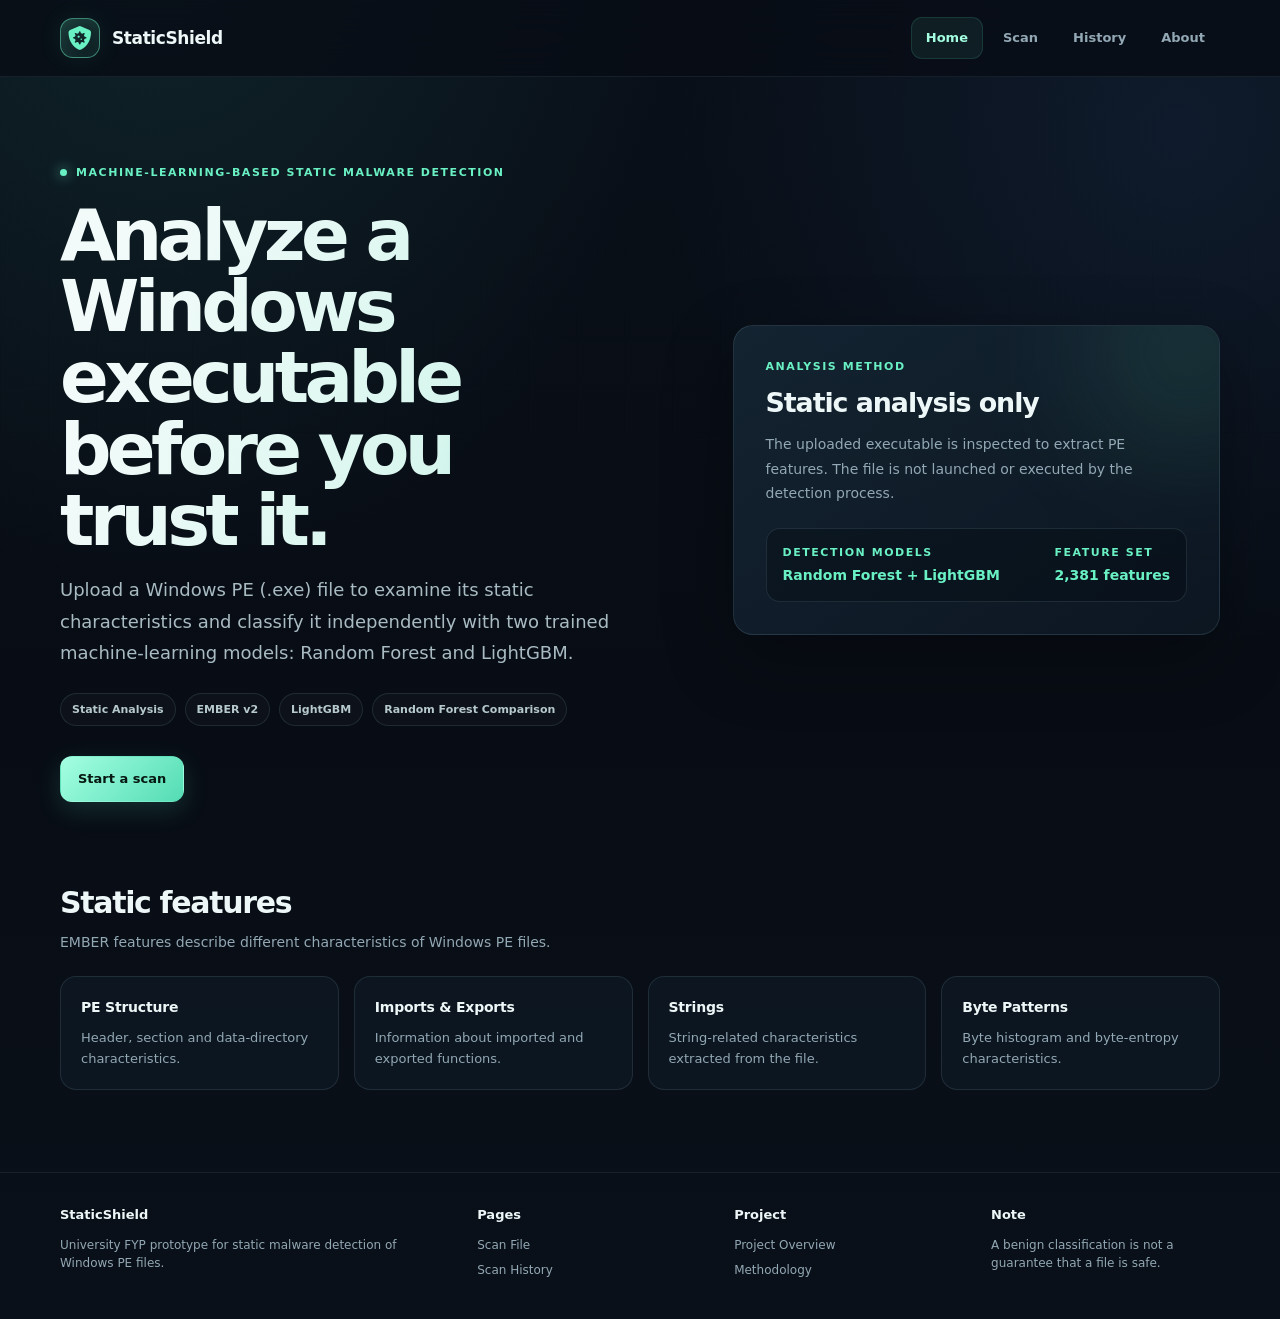
<file: frontend/index.html>
<!doctype html>
<html lang="en">
<head>
  <meta charset="utf-8">
  <meta name="viewport" content="width=device-width, initial-scale=1">
  <meta name="description" content="StaticShield - a web-based static malware detection prototype for Windows PE files.">
  <title>Home | StaticShield</title>
  <link rel="stylesheet" href="static/css/styles.css">
  <link rel="stylesheet" href="https://cdnjs.cloudflare.com/ajax/libs/font-awesome/6.4.0/css/all.min.css">
</head>
<body>
<header class="topbar">
  <div class="container nav">
    <a class="brand" href="index.html">
      <div class="brand-mark" aria-hidden="true"><i class="fa-solid fa-shield-virus"></i></div>
      <span>StaticShield</span>
    </a>
    <nav class="nav-links" aria-label="Main navigation">
      <a class="active" href="index.html" aria-current="page">Home</a>
      <a class="" href="scan.html" >Scan</a>
      <a class="" href="history.html" >History</a>
      <a class="" href="about.html" >About</a>
    </nav>
  </div>
</header>

<main>
  <section class="hero">
    <div class="container hero-grid">
      <div>
        <div class="eyebrow">Machine-learning-based static malware detection</div>
        <h1>Analyze a Windows executable before you trust it.</h1>
        <p class="lead">Upload a Windows PE (.exe) file to examine its static characteristics and classify it independently with two trained machine-learning models: Random Forest and LightGBM.</p>
        <div class="hero-points">
          <span class="pill">Static Analysis</span>
          <span class="pill">EMBER v2</span>
          <span class="pill">LightGBM</span>
          <span class="pill">Random Forest Comparison</span>
        </div>
        <div class="hero-cta"><a class="btn btn-primary" href="scan.html">Start a scan</a></div>
      </div>
      <div class="hero-card">
        <div class="kicker">Analysis method</div>
        <h3>Static analysis only</h3>
        <p>The uploaded executable is inspected to extract PE features. The file is not launched or executed by the detection process.</p>
        <div class="model-strip">
          <div><div class="kicker">Detection models</div><div class="model-tag">Random Forest + LightGBM</div></div>
          <div><div class="kicker">Feature set</div><div class="model-tag">2,381 features</div></div>
        </div>
      </div>
    </div>
  </section>

  <section class="section">
    <div class="container">
      <div class="section-head">
        <div><h2>Static features</h2><p>EMBER features describe different characteristics of Windows PE files.</p></div>
      </div>
      <div class="feature-grid">
        <div class="panel small-card"><h4>PE Structure</h4><p>Header, section and data-directory characteristics.</p></div>
        <div class="panel small-card"><h4>Imports & Exports</h4><p>Information about imported and exported functions.</p></div>
        <div class="panel small-card"><h4>Strings</h4><p>String-related characteristics extracted from the file.</p></div>
        <div class="panel small-card"><h4>Byte Patterns</h4><p>Byte histogram and byte-entropy characteristics.</p></div>
      </div>
    </div>
  </section>
</main>

<footer class="footer">
  <div class="container footer-grid">
    <div><h4>StaticShield</h4><div>University FYP prototype for static malware detection of Windows PE files.</div></div>
    <div><h4>Pages</h4><a href="scan.html">Scan File</a><a href="history.html">Scan History</a></div>
    <div><h4>Project</h4><a href="about.html">Project Overview</a><a href="about.html#methodology">Methodology</a></div>
    <div><h4>Note</h4><div>A benign classification is not a guarantee that a file is safe.</div></div>
  </div>
</footer>
</body>
</html>
</file>
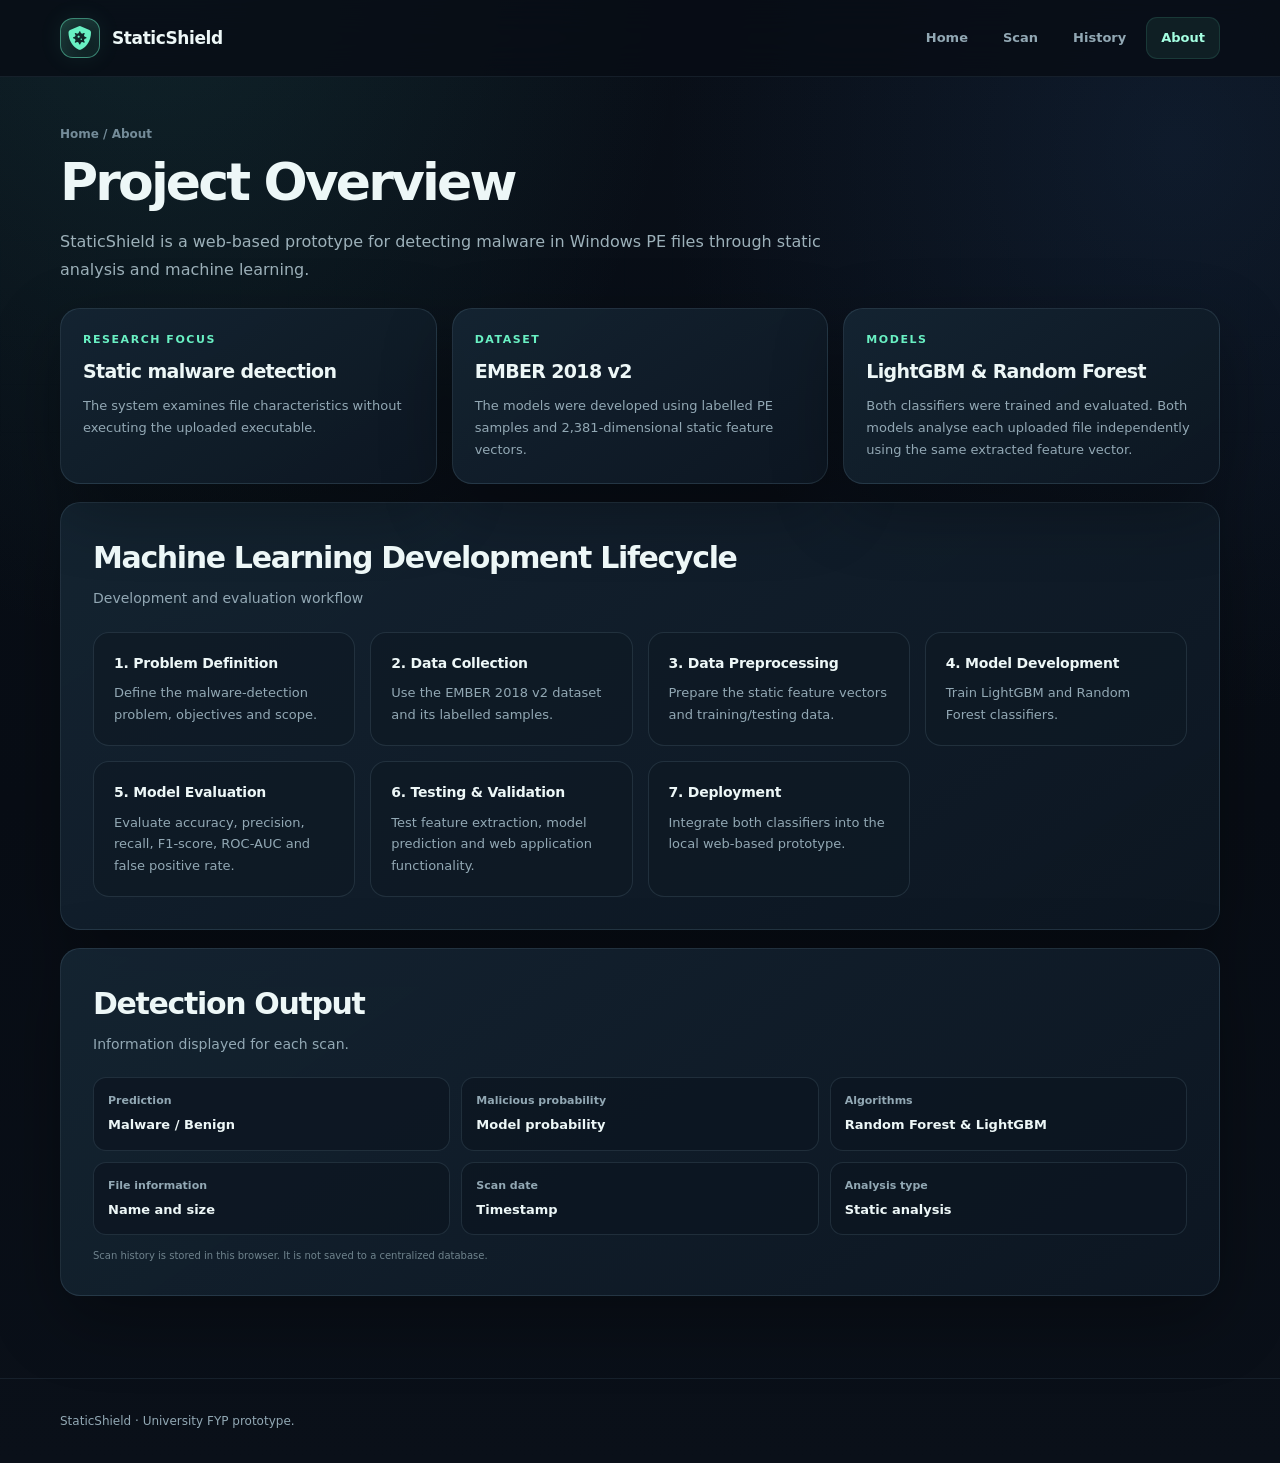
<file: frontend/about.html>
<!doctype html>
<html lang="en">
<head>
  <meta charset="utf-8">
  <meta name="viewport" content="width=device-width, initial-scale=1">
  <meta name="description" content="StaticShield - a web-based static malware detection prototype for Windows PE files.">
  <title>About the Project | StaticShield</title>
  <link rel="stylesheet" href="static/css/styles.css">
  <link rel="stylesheet" href="https://cdnjs.cloudflare.com/ajax/libs/font-awesome/6.4.0/css/all.min.css">
</head>
<body>
<header class="topbar">
  <div class="container nav">
    <a class="brand" href="index.html">
      <div class="brand-mark" aria-hidden="true"><i class="fa-solid fa-shield-virus"></i></div>
      <span>StaticShield</span>
    </a>
    <nav class="nav-links" aria-label="Main navigation">
      <a class="" href="index.html" >Home</a>
      <a class="" href="scan.html" >Scan</a>
      <a class="" href="history.html" >History</a>
      <a class="active" href="about.html" aria-current="page">About</a>
    </nav>
  </div>
</header>

<main class="page">
  <div class="container">
    <div class="breadcrumb">Home / About</div>
    <h1>Project Overview</h1>
    <p class="page-intro">StaticShield is a web-based prototype for detecting malware in Windows PE files through static analysis and machine learning.</p>

    <div class="info-grid">
      <div class="panel info-card"><div class="kicker">Research focus</div><h3>Static malware detection</h3><p>The system examines file characteristics without executing the uploaded executable.</p></div>
      <div class="panel info-card"><div class="kicker">Dataset</div><h3>EMBER 2018 v2</h3><p>The models were developed using labelled PE samples and 2,381-dimensional static feature vectors.</p></div>
      <div class="panel info-card"><div class="kicker">Models</div><h3>LightGBM & Random Forest</h3><p>Both classifiers were trained and evaluated. Both models analyse each uploaded file independently using the same extracted feature vector.</p></div>
    </div>

    <section id="methodology" class="panel scan-card" style="margin-top:18px">
      <div class="section-head"><div><h2>Machine Learning Development Lifecycle</h2><p>Development and evaluation workflow</p></div></div>
      <div class="feature-grid">
        <div class="small-card"><h4>1. Problem Definition</h4><p>Define the malware-detection problem, objectives and scope.</p></div>
        <div class="small-card"><h4>2. Data Collection</h4><p>Use the EMBER 2018 v2 dataset and its labelled samples.</p></div>
        <div class="small-card"><h4>3. Data Preprocessing</h4><p>Prepare the static feature vectors and training/testing data.</p></div>
        <div class="small-card"><h4>4. Model Development</h4><p>Train LightGBM and Random Forest classifiers.</p></div>
        <div class="small-card"><h4>5. Model Evaluation</h4><p>Evaluate accuracy, precision, recall, F1-score, ROC-AUC and false positive rate.</p></div>
        <div class="small-card"><h4>6. Testing & Validation</h4><p>Test feature extraction, model prediction and web application functionality.</p></div>
        <div class="small-card"><h4>7. Deployment</h4><p>Integrate both classifiers into the local web-based prototype.</p></div>
      </div>
    </section>

    <section class="panel scan-card" style="margin-top:18px">
      <div class="section-head"><div><h2>Detection Output</h2><p>Information displayed for each scan.</p></div></div>
      <div class="result-info">
        <div class="stat"><label>Prediction</label><strong>Malware / Benign</strong></div>
        <div class="stat"><label>Malicious probability</label><strong>Model probability</strong></div>
        <div class="stat"><label>Algorithms</label><strong>Random Forest & LightGBM</strong></div>
        <div class="stat"><label>File information</label><strong>Name and size</strong></div>
        <div class="stat"><label>Scan date</label><strong>Timestamp</strong></div>
        <div class="stat"><label>Analysis type</label><strong>Static analysis</strong></div>
      </div>
      <p class="analysis-footnote">Scan history is stored in this browser. It is not saved to a centralized database.</p>
    </section>
  </div>
</main>
<footer class="footer"><div class="container"><p>StaticShield · University FYP prototype.</p></div></footer>
</body>
</html>
</file>
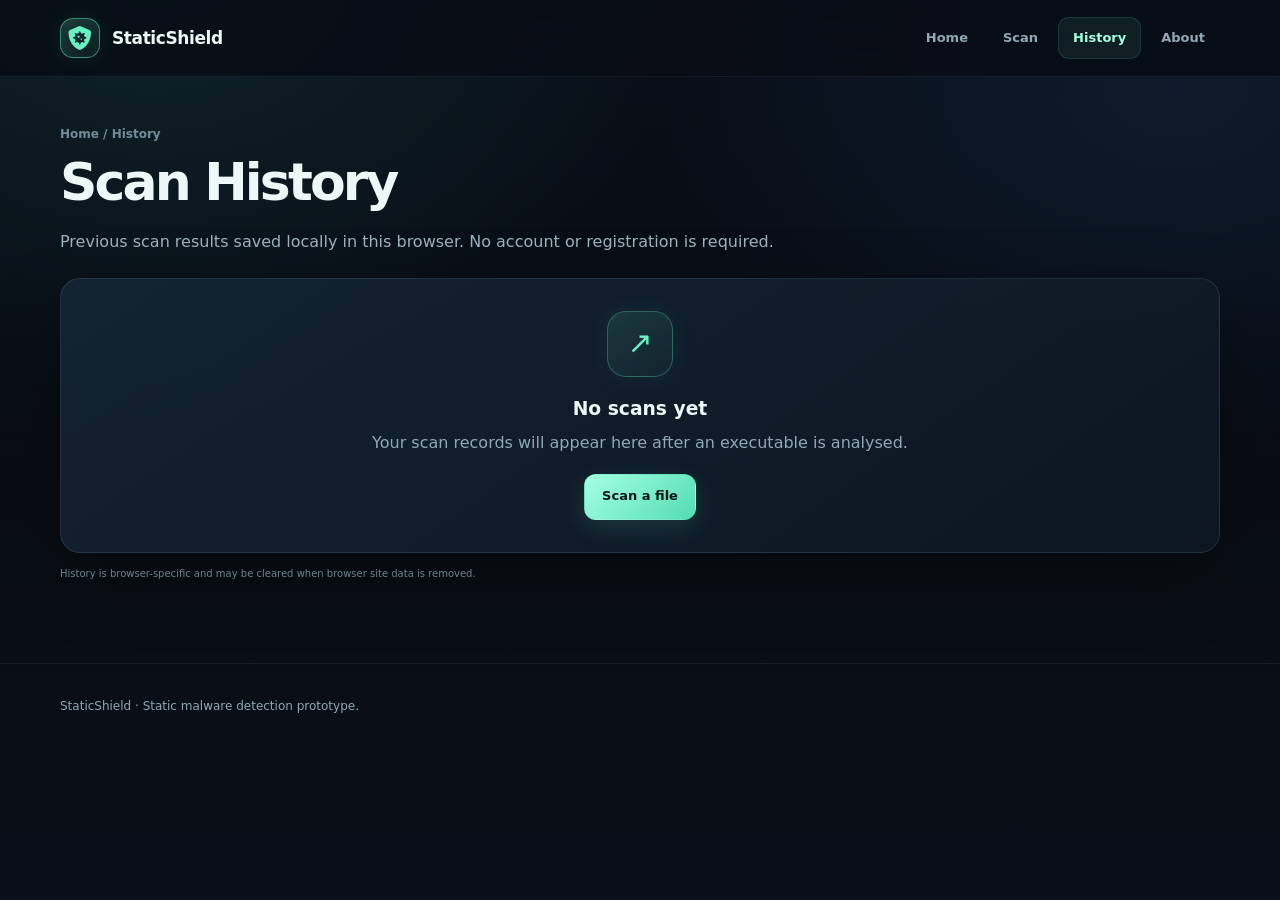
<file: frontend/history.html>
<!doctype html>
<html lang="en">
<head>
  <meta charset="utf-8">
  <meta name="viewport" content="width=device-width, initial-scale=1">
  <meta name="description" content="StaticShield - a web-based static malware detection prototype for Windows PE files.">
  <title>Scan History | StaticShield</title>
  <link rel="stylesheet" href="static/css/styles.css">
  <link rel="stylesheet" href="https://cdnjs.cloudflare.com/ajax/libs/font-awesome/6.4.0/css/all.min.css">
</head>
<body>
<header class="topbar">
  <div class="container nav">
    <a class="brand" href="index.html">
      <div class="brand-mark" aria-hidden="true"><i class="fa-solid fa-shield-virus"></i></div>
      <span>StaticShield</span>
    </a>
    <nav class="nav-links" aria-label="Main navigation">
      <a class="" href="index.html" >Home</a>
      <a class="" href="scan.html" >Scan</a>
      <a class="active" href="history.html" aria-current="page">History</a>
      <a class="" href="about.html" >About</a>
    </nav>
  </div>
</header>

<main class="page">
  <div class="container">
    <div class="breadcrumb">Home / History</div>
    <h1>Scan History</h1>
    <p class="page-intro">Previous scan results saved locally in this browser. No account or registration is required.</p>
    <section id="historyBody" aria-live="polite"></section>
    <p class="analysis-footnote">History is browser-specific and may be cleared when browser site data is removed.</p>
  </div>
</main>

<footer class="footer"><div class="container"><p>StaticShield · Static malware detection prototype.</p></div></footer>
<script src="static/js/app.js"></script>
</body>
</html>
</file>
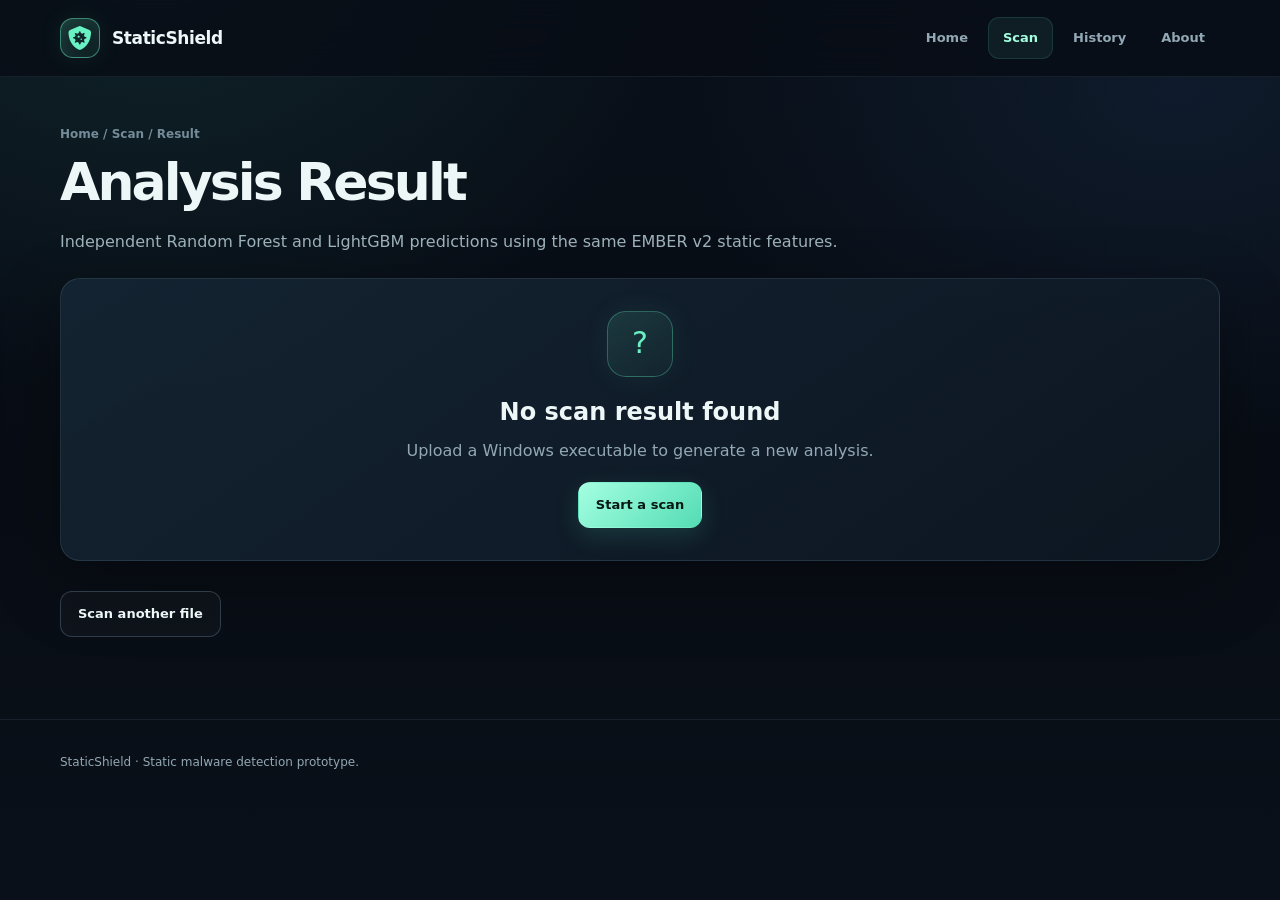
<file: frontend/results.html>
<!doctype html>
<html lang="en">
<head>
  <meta charset="utf-8">
  <meta name="viewport" content="width=device-width, initial-scale=1">
  <meta name="description" content="StaticShield - a web-based static malware detection prototype for Windows PE files.">
  <title>Scan Result | StaticShield</title>
  <link rel="stylesheet" href="static/css/styles.css">
  <link rel="stylesheet" href="https://cdnjs.cloudflare.com/ajax/libs/font-awesome/6.4.0/css/all.min.css">
</head>
<body>
<header class="topbar">
  <div class="container nav">
    <a class="brand" href="index.html">
      <div class="brand-mark" aria-hidden="true"><i class="fa-solid fa-shield-virus"></i></div>
      <span>StaticShield</span>
    </a>
    <nav class="nav-links" aria-label="Main navigation">
      <a class="" href="index.html" >Home</a>
      <a class="active" href="scan.html" aria-current="page">Scan</a>
      <a class="" href="history.html" >History</a>
      <a class="" href="about.html" >About</a>
    </nav>
  </div>
</header>

<main class="page">
  <div class="container">
    <div class="breadcrumb">Home / Scan / Result</div>
    <h1>Analysis Result</h1>
    <p class="page-intro">Independent Random Forest and LightGBM predictions using the same EMBER v2 static features.</p>
    <div id="resultRoot"></div>
    <div class="hero-cta"><a class="btn btn-ghost" href="scan.html">Scan another file</a></div>
  </div>
</main>

<footer class="footer"><div class="container"><p>StaticShield · Static malware detection prototype.</p></div></footer>
<script src="static/js/app.js"></script>
</body>
</html>
</file>
<file: frontend/static/css/styles.css>
:root {
  color-scheme: dark;
  --bg: #080d15;
  --bg-soft: #0d1521;
  --panel: rgba(16, 27, 40, .88);
  --panel-raised: #111e2c;
  --line: rgba(151, 188, 214, .14);
  --line-strong: rgba(151, 188, 214, .25);
  --text: #edf7f7;
  --muted: #92a8b4;
  --accent: #69f0c3;
  --accent-strong: #a4ffe1;
  --blue: #85baff;
  --danger: #ff7186;
  --success: #69f0c3;
  --warning: #f2ca72;
  --shadow: 0 24px 70px rgba(0, 0, 0, .32);
  --radius: 20px;
  --max: 1160px;
}

* { box-sizing: border-box; }

html {
  scroll-behavior: smooth;
  scroll-padding-top: 100px;
}

body {
  min-height: 100vh;
  margin: 0;
  color: var(--text);
  font-family: Inter, "Segoe UI", system-ui, -apple-system, BlinkMacSystemFont, sans-serif;
  background:
    radial-gradient(ellipse at 12% -8%, rgba(42, 115, 112, .22), transparent 34rem),
    radial-gradient(ellipse at 92% 10%, rgba(42, 83, 136, .18), transparent 32rem),
    linear-gradient(180deg, #090f18 0%, var(--bg) 55%, #0a1019 100%);
  line-height: 1.55;
}

body::before {
  position: fixed;
  z-index: 0;
  inset: 0;
  pointer-events: none;
  content: "";
  opacity: .16;
  background-image:
    linear-gradient(rgba(143, 180, 204, .07) 1px, transparent 1px),
    linear-gradient(90deg, rgba(143, 180, 204, .07) 1px, transparent 1px);
  background-size: 48px 48px;
  mask-image: linear-gradient(to bottom, black, transparent 76%);
  -webkit-mask-image: linear-gradient(to bottom, black, transparent 76%);
}

body > header,
body > main,
body > footer { position: relative; z-index: 1; }

a { color: inherit; text-decoration: none; }
button, input { font: inherit; }
button { color: inherit; }
::selection { color: #06130f; background: var(--accent); }

:focus-visible {
  outline: 2px solid var(--accent);
  outline-offset: 4px;
}

.container {
  width: min(calc(100% - 48px), var(--max));
  margin-inline: auto;
}

.topbar {
  position: sticky;
  z-index: 20;
  top: 0;
  border-bottom: 1px solid rgba(151, 188, 214, .1);
  background: rgba(8, 13, 21, .82);
  backdrop-filter: blur(18px);
  -webkit-backdrop-filter: blur(18px);
}

.nav {
  display: flex;
  min-height: 76px;
  align-items: center;
  justify-content: space-between;
  gap: 24px;
}

.brand {
  display: inline-flex;
  min-width: max-content;
  align-items: center;
  gap: 12px;
  font-weight: 800;
  letter-spacing: -.025em;
}

.brand-mark {
  position: relative;
  display: grid;
  width: 40px;
  height: 40px;
  place-items: center;
  border: 1px solid rgba(105, 240, 195, .5);
  border-radius: 13px;
  background: linear-gradient(145deg, rgba(105, 240, 195, .18), rgba(105, 240, 195, .035));
  box-shadow: inset 0 0 18px rgba(105, 240, 195, .08), 0 0 24px rgba(105, 240, 195, .08);
  color: var(--accent);
  font-size: 24px;
  font-weight: 900;
}

.brand span { font-size: 17px; }

.nav-links {
  display: flex;
  align-items: center;
  gap: 5px;
}

.nav-links a {
  padding: 10px 14px;
  border: 1px solid transparent;
  border-radius: 11px;
  color: var(--muted);
  font-size: 13px;
  font-weight: 650;
  transition: color .18s ease, background .18s ease, border-color .18s ease;
}

.nav-links a:hover,
.nav-links a.active {
  border-color: rgba(105, 240, 195, .12);
  background: rgba(105, 240, 195, .075);
  color: var(--accent-strong);
}

.hero { padding: 82px 0 44px; }

.hero-grid {
  display: grid;
  grid-template-columns: minmax(0, 1.1fr) minmax(320px, .9fr);
  align-items: center;
  gap: clamp(32px, 6vw, 78px);
}

.eyebrow,
.kicker {
  color: var(--accent);
  font-size: 11px;
  font-weight: 800;
  letter-spacing: .14em;
  text-transform: uppercase;
}

.eyebrow {
  display: inline-flex;
  align-items: center;
  gap: 9px;
}

.eyebrow::before {
  width: 7px;
  height: 7px;
  border-radius: 50%;
  background: var(--accent);
  box-shadow: 0 0 13px rgba(105, 240, 195, .85);
  content: "";
}

h1, h2, h3, h4, p { margin-top: 0; }

h1 {
  margin: 16px 0 18px;
  font-size: clamp(42px, 6.3vw, 72px);
  font-weight: 760;
  letter-spacing: -.065em;
  line-height: .99;
  text-wrap: balance;
}

.hero h1 {
  max-width: 750px;
  background: linear-gradient(110deg, #f3fbfa 12%, #d7f6ee 64%, #91ddce);
  background-clip: text;
  -webkit-text-fill-color: transparent;
}

.lead {
  max-width: 690px;
  margin-bottom: 0;
  color: #a9bbc2;
  font-size: clamp(16px, 1.5vw, 18px);
  line-height: 1.75;
}

.lead strong { color: var(--text); }

.hero-points {
  display: flex;
  flex-wrap: wrap;
  gap: 9px;
  margin-top: 24px;
}

.pill {
  padding: 7px 11px;
  border: 1px solid var(--line);
  border-radius: 999px;
  background: rgba(255, 255, 255, .025);
  color: #b6c9cd;
  font-size: 11px;
  font-weight: 650;
}

.hero-cta { margin-top: 30px; }

.hero-card,
.panel {
  border: 1px solid var(--line);
  border-radius: var(--radius);
  background:
    linear-gradient(145deg, rgba(21, 37, 51, .92), rgba(13, 23, 34, .96));
  box-shadow: var(--shadow);
}

.hero-card {
  position: relative;
  overflow: hidden;
  padding: clamp(23px, 3vw, 32px);
}

.hero-card::before {
  position: absolute;
  top: -80px;
  right: -75px;
  width: 210px;
  height: 210px;
  border-radius: 50%;
  background: rgba(105, 240, 195, .1);
  content: "";
  filter: blur(60px);
  pointer-events: none;
}

.hero-card h3 {
  position: relative;
  margin: 11px 0 12px;
  font-size: clamp(21px, 2.1vw, 27px);
  letter-spacing: -.04em;
  line-height: 1.25;
}

.hero-card p {
  position: relative;
  margin-bottom: 22px;
  color: var(--muted);
  font-size: 14px;
  line-height: 1.75;
}

.hero-card.privacy-card h3 {
  max-width: 380px;
  margin-top: 17px;
  margin-bottom: 12px;
}

.hero-card.privacy-card p {
  margin-bottom: 0;
}

.privacy-card .model-strip { margin-top: 20px; }
.privacy-card-actions { margin-top: 18px; }

.model-strip {
  display: flex;
  align-items: center;
  justify-content: space-between;
  gap: 18px;
  padding: 15px 16px;
  border: 1px solid var(--line);
  border-radius: 14px;
  background: rgba(5, 12, 19, .38);
}

.model-tag {
  margin-top: 4px;
  color: var(--accent);
  font-size: 14px;
  font-weight: 750;
}

.section { padding: 34px 0 82px; }

.section-head {
  display: flex;
  align-items: end;
  justify-content: space-between;
  gap: 20px;
  margin-bottom: 22px;
}

.section-head h2 {
  margin-bottom: 0;
  font-size: clamp(22px, 3vw, 30px);
  letter-spacing: -.045em;
}

.section-head p {
  margin: 6px 0 0;
  color: var(--muted);
  font-size: 14px;
}

.feature-grid,
.result-grid,
.cards {
  display: grid;
  gap: 15px;
}

.feature-grid { grid-template-columns: repeat(4, minmax(0, 1fr)); }

.small-card {
  min-width: 0;
  padding: 20px;
  border: 1px solid var(--line);
  border-radius: 16px;
  background: rgba(15, 25, 37, .72);
  transition: transform .2s ease, border-color .2s ease, background .2s ease;
}

.small-card:hover {
  transform: translateY(-3px);
  border-color: rgba(105, 240, 195, .3);
  background: rgba(18, 33, 45, .9);
}

.panel.small-card { box-shadow: none; }

.small-card h4 {
  margin-bottom: 8px;
  font-size: 14px;
  letter-spacing: -.015em;
}

.small-card p {
  margin-bottom: 0;
  color: var(--muted);
  font-size: 13px;
  line-height: 1.65;
}

.btn {
  display: inline-flex;
  min-height: 46px;
  align-items: center;
  justify-content: center;
  gap: 9px;
  padding: 11px 17px;
  border: 1px solid transparent;
  border-radius: 12px;
  cursor: pointer;
  font-size: 13px;
  font-weight: 800;
  transition: transform .16s ease, background .16s ease, border-color .16s ease, box-shadow .16s ease;
}

.btn:hover { transform: translateY(-1px); }

.btn-primary {
  background: linear-gradient(135deg, var(--accent-strong), #54dcb4);
  box-shadow: 0 8px 24px rgba(82, 220, 180, .16);
  color: #061811;
}

.btn-primary:hover {
  background: linear-gradient(135deg, #c0ffeb, #70f2c9);
  box-shadow: 0 10px 30px rgba(82, 220, 180, .25);
}

.btn-primary:disabled {
  transform: none;
  cursor: wait;
  opacity: .8;
}

.btn-ghost {
  border-color: var(--line-strong);
  background: rgba(255, 255, 255, .025);
  color: var(--text);
}

.btn-ghost:hover {
  border-color: rgba(105, 240, 195, .35);
  background: rgba(105, 240, 195, .07);
}

.btn-danger {
  border-color: rgba(255, 113, 134, .3);
  background: rgba(255, 113, 134, .1);
  color: #ff9baa;
}

.page { padding: 48px 0 82px; }

.breadcrumb {
  margin-bottom: 11px;
  color: #748c99;
  font-size: 12px;
  font-weight: 650;
}

.page h1 {
  margin-top: 0;
  font-size: clamp(36px, 5vw, 52px);
  letter-spacing: -.055em;
  line-height: 1.06;
}

.page-intro {
  max-width: 810px;
  margin-bottom: 0;
  color: #9db1ba;
  line-height: 1.75;
}

.scan-card { padding: clamp(18px, 3.3vw, 32px); }

.dropzone {
  padding: clamp(26px, 5vw, 46px) 22px;
  border: 1px dashed rgba(105, 240, 195, .36);
  border-radius: 17px;
  background:
    radial-gradient(ellipse at 50% 100%, rgba(50, 139, 119, .11), transparent 65%),
    rgba(7, 14, 22, .48);
  text-align: center;
  transition: border-color .2s ease, background .2s ease, transform .2s ease;
}

.dropzone.dragover {
  transform: translateY(-2px);
  border-color: var(--accent);
  background-color: rgba(105, 240, 195, .08);
  box-shadow: inset 0 0 30px rgba(105, 240, 195, .055), 0 0 30px rgba(105, 240, 195, .06);
}

.upload-icon {
  display: grid;
  width: 66px;
  height: 66px;
  margin: 0 auto 16px;
  place-items: center;
  border: 1px solid rgba(105, 240, 195, .3);
  border-radius: 19px;
  background: linear-gradient(145deg, rgba(105, 240, 195, .13), rgba(105, 240, 195, .035));
  color: var(--accent);
  font-size: 30px;
  box-shadow: 0 0 30px rgba(105, 240, 195, .07);
}

.dropzone h3 {
  margin: 0 0 8px;
  font-size: 19px;
  letter-spacing: -.025em;
}

.dropzone p {
  max-width: 520px;
  margin: 0 auto 19px;
  color: var(--muted);
  font-size: 13px;
  line-height: 1.65;
}

.hidden { display: none !important; }

.file-preview {
  display: flex;
  align-items: center;
  justify-content: space-between;
  gap: 16px;
  margin-top: 17px;
  padding: 13px 15px;
  border: 1px solid var(--line);
  border-radius: 14px;
  background: rgba(5, 12, 19, .45);
}

.file-meta {
  display: flex;
  min-width: 0;
  align-items: center;
  gap: 13px;
}

.file-meta strong {
  display: block;
  max-width: min(480px, 55vw);
  overflow: hidden;
  text-overflow: ellipsis;
  white-space: nowrap;
}

.file-meta small { color: var(--muted); }

.file-icon {
  display: grid;
  width: 43px;
  height: 43px;
  flex: 0 0 auto;
  place-items: center;
  border: 1px solid rgba(133, 186, 255, .2);
  border-radius: 12px;
  background: rgba(133, 186, 255, .08);
  color: var(--blue);
  font-size: 11px;
  font-weight: 800;
}

.controls {
  display: flex;
  flex-wrap: wrap;
  align-items: center;
  justify-content: space-between;
  gap: 12px;
  margin-top: 16px;
}

.status {
  color: var(--muted);
  font-size: 13px;
}

.status[data-state="ready"] { color: var(--success); }
.status[data-state="error"] { color: var(--danger); }
.status[data-state="busy"] { color: var(--blue); }

.analysis-progress {
  display: grid;
  grid-template-columns: minmax(230px, .78fr) minmax(0, 1.22fr);
  gap: clamp(24px, 5vw, 54px);
  overflow: hidden;
  padding: clamp(20px, 4vw, 38px);
  border: 1px solid rgba(105, 240, 195, .2);
  border-radius: 17px;
  background:
    radial-gradient(ellipse at 15% 48%, rgba(54, 140, 123, .14), transparent 40%),
    linear-gradient(135deg, rgba(12, 24, 34, .95), rgba(10, 19, 29, .96));
}

.analysis-visual {
  display: flex;
  min-height: 360px;
  flex-direction: column;
  align-items: center;
  justify-content: center;
  gap: 22px;
  padding: 24px;
  border: 1px solid rgba(151, 188, 214, .1);
  border-radius: 15px;
  background:
    linear-gradient(rgba(143, 180, 204, .04) 1px, transparent 1px),
    linear-gradient(90deg, rgba(143, 180, 204, .04) 1px, transparent 1px),
    rgba(6, 14, 21, .46);
  background-size: 28px 28px;
}

.scan-orbit {
  position: relative;
  display: grid;
  width: 190px;
  aspect-ratio: 1;
  place-items: center;
  border-radius: 50%;
  background: radial-gradient(circle, rgba(105, 240, 195, .12), rgba(105, 240, 195, .015) 54%, transparent 70%);
}

.scan-orbit::before,
.scan-orbit::after {
  position: absolute;
  border: 1px solid rgba(105, 240, 195, .1);
  border-radius: 50%;
  content: "";
}

.scan-orbit::before { inset: 12px; }
.scan-orbit::after { inset: 30px; border-color: rgba(133, 186, 255, .13); }

.scan-orbit-ring {
  position: absolute;
  border-radius: 50%;
  pointer-events: none;
}

.scan-orbit-ring-one {
  inset: 3px;
  border: 1px dashed rgba(105, 240, 195, .42);
  animation: orbit-spin 12s linear infinite;
}

.scan-orbit-ring-two {
  inset: 21px;
  border: 1px solid transparent;
  border-top-color: rgba(133, 186, 255, .66);
  border-bottom-color: rgba(133, 186, 255, .24);
  animation: orbit-spin 5s linear infinite reverse;
}

.scan-core {
  position: relative;
  z-index: 1;
  display: grid;
  width: 78px;
  height: 78px;
  place-items: center;
  border: 1px solid rgba(105, 240, 195, .55);
  border-radius: 25px;
  background: linear-gradient(145deg, rgba(105, 240, 195, .22), rgba(105, 240, 195, .055));
  box-shadow: 0 0 30px rgba(105, 240, 195, .15), inset 0 0 20px rgba(105, 240, 195, .08);
  color: var(--accent-strong);
  font-size: 20px;
  font-weight: 900;
  letter-spacing: .08em;
}

.scan-beam {
  position: absolute;
  z-index: 2;
  top: 50%;
  left: 6%;
  width: 88%;
  height: 1px;
  transform-origin: center;
  animation: beam-scan 3s ease-in-out infinite;
  background: linear-gradient(90deg, transparent, rgba(105, 240, 195, .85), transparent);
  box-shadow: 0 0 12px rgba(105, 240, 195, .7);
}

.analysis-channel {
  display: inline-flex;
  align-items: center;
  gap: 8px;
  color: #9bb1ba;
  font-size: 10px;
  font-weight: 750;
  letter-spacing: .1em;
  text-align: center;
  text-transform: uppercase;
}

.online-dot {
  width: 7px;
  height: 7px;
  border-radius: 50%;
  background: var(--accent);
  box-shadow: 0 0 10px rgba(105, 240, 195, .7);
  animation: status-pulse 1.8s ease-in-out infinite;
}

.analysis-file-chip {
  display: flex;
  width: min(100%, 290px);
  min-width: 0;
  align-items: center;
  gap: 11px;
  padding: 10px 12px;
  border: 1px solid var(--line);
  border-radius: 12px;
  background: rgba(7, 15, 23, .68);
}

.analysis-file-chip .file-icon { width: 36px; height: 36px; }
.analysis-file-details { display: grid; min-width: 0; gap: 2px; }
.analysis-file-details .kicker { font-size: 9px; }
.analysis-file-details strong { overflow: hidden; font-size: 12px; text-overflow: ellipsis; white-space: nowrap; }

.analysis-content { align-self: center; min-width: 0; }
.analysis-content h2 { margin: 11px 0 7px; font-size: clamp(24px, 3vw, 34px); letter-spacing: -.05em; line-height: 1.15; }
.analysis-message { min-height: 42px; margin-bottom: 22px; color: var(--muted); font-size: 13px; }

.progress-meta {
  display: flex;
  align-items: center;
  justify-content: space-between;
  margin-bottom: 9px;
  color: #93a9b2;
  font-size: 11px;
  font-weight: 650;
}

.progress-meta strong { color: var(--accent); font-size: 12px; font-variant-numeric: tabular-nums; }

.progress-track {
  height: 7px;
  overflow: hidden;
  border-radius: 99px;
  background: rgba(151, 188, 214, .12);
}

.progress-fill {
  display: block;
  width: 8%;
  height: 100%;
  border-radius: inherit;
  background: linear-gradient(90deg, #46cfa9, #a4ffe1);
  box-shadow: 0 0 16px rgba(105, 240, 195, .48);
  transition: width .4s ease;
}

.analysis-steps {
  display: grid;
  gap: 6px;
  margin: 18px 0 0;
  padding: 0;
  list-style: none;
}

.analysis-steps li {
  display: grid;
  grid-template-columns: 34px minmax(0, 1fr) auto;
  align-items: center;
  gap: 10px;
  min-height: 43px;
  padding: 7px 10px;
  border: 1px solid transparent;
  border-radius: 10px;
  color: #718895;
  font-size: 12px;
  transition: background .2s ease, color .2s ease, border-color .2s ease;
}

.step-index {
  display: grid;
  width: 28px;
  height: 28px;
  place-items: center;
  border: 1px solid rgba(151, 188, 214, .12);
  border-radius: 9px;
  color: #718895;
  font-size: 10px;
  font-weight: 800;
}

.step-state { color: #6c818c; font-size: 10px; }

.analysis-steps li[data-state="active"] {
  border-color: rgba(105, 240, 195, .15);
  background: rgba(105, 240, 195, .055);
  color: var(--text);
}

.analysis-steps li[data-state="active"] .step-index {
  border-color: rgba(105, 240, 195, .3);
  background: rgba(105, 240, 195, .1);
  color: var(--accent);
}

.analysis-steps li[data-state="active"] .step-state { color: var(--accent); }
.analysis-steps li[data-state="complete"] { color: #9fc2b8; }
.analysis-steps li[data-state="complete"] .step-index { border-color: rgba(105, 240, 195, .2); color: var(--success); }
.analysis-steps li[data-state="complete"] .step-state { color: #79cdb0; }

.analysis-footnote { margin: 13px 0 0; color: #6f838d; font-size: 10px; line-height: 1.5; }

@keyframes orbit-spin { to { transform: rotate(360deg); } }
@keyframes beam-scan { 0%, 100% { transform: rotate(-28deg); opacity: .38; } 50% { transform: rotate(28deg); opacity: .95; } }
@keyframes status-pulse { 50% { opacity: .45; box-shadow: 0 0 3px rgba(105, 240, 195, .5); } }

.empty-state {
  margin-top: 22px;
  text-align: center;
}

.empty-state .upload-icon { margin-bottom: 17px; }
.empty-state h2, .empty-state h3 { margin-bottom: 8px; }
.empty-state p { max-width: 540px; margin: 0 auto 18px; color: var(--muted); }

.disclaimer {
  margin-top: 15px;
  padding: 12px 14px;
  border: 1px solid rgba(242, 202, 114, .13);
  border-radius: 11px;
  background: rgba(242, 202, 114, .045);
  color: #a9a798;
  font-size: 12px;
  line-height: 1.6;
}

.result-layout {
  display: grid;
  grid-template-columns: minmax(230px, 275px) minmax(0, 1fr);
  align-items: start;
  gap: 18px;
  margin-top: 24px;
}

.summary-card { padding: 21px; }

.score-ring {
  position: relative;
  display: grid;
  width: 145px;
  height: 145px;
  margin: 4px auto 19px;
  place-items: center;
  border: 8px solid var(--success);
  border-radius: 50%;
  background: radial-gradient(circle, rgba(105, 240, 195, .09), transparent 70%);
  box-shadow: 0 0 30px rgba(105, 240, 195, .08), inset 0 0 20px rgba(105, 240, 195, .055);
}

.score-ring .score {
  font-size: 35px;
  font-weight: 850;
  letter-spacing: -.06em;
}

.score-ring span:last-child {
  display: block;
  color: var(--muted);
  font-size: 11px;
  text-align: center;
}

.result-status { text-align: center; }

.result-status h2 {
  margin: 4px 0;
  color: var(--success);
  font-size: 24px;
  letter-spacing: -.04em;
}

.result-status p {
  margin-bottom: 0;
  color: var(--muted);
  font-size: 13px;
}

.result-main { display: grid; min-width: 0; gap: 16px; }

.summary-banner {
  display: flex;
  align-items: center;
  justify-content: space-between;
  gap: 16px;
  padding: 18px 20px;
  border: 1px solid rgba(105, 240, 195, .18);
  border-radius: 15px;
  background: linear-gradient(100deg, rgba(105, 240, 195, .085), rgba(105, 240, 195, .025));
}

.summary-banner strong {
  display: block;
  margin-top: 4px;
  font-size: 17px;
  letter-spacing: -.02em;
}

.result-info {
  display: grid;
  grid-template-columns: repeat(3, minmax(0, 1fr));
  gap: 11px;
}

.stat {
  min-width: 0;
  padding: 14px;
  border: 1px solid var(--line);
  border-radius: 13px;
  background: rgba(13, 22, 33, .76);
}

.stat label {
  display: block;
  margin-bottom: 6px;
  color: var(--muted);
  font-size: 11px;
  font-weight: 650;
}

.stat strong {
  display: block;
  overflow-wrap: anywhere;
  font-size: 13px;
}

.table-wrap { overflow-x: auto; }
table { width: 100%; border-collapse: collapse; }

th, td {
  padding: 13px 14px;
  border-bottom: 1px solid var(--line);
  font-size: 12px;
  text-align: left;
}

th { color: #c5d5d8; font-weight: 800; }
td { color: var(--muted); }

.badge {
  display: inline-flex;
  align-items: center;
  gap: 6px;
  padding: 6px 9px;
  border: 1px solid transparent;
  border-radius: 999px;
  font-size: 10px;
  font-weight: 850;
  letter-spacing: .04em;
  white-space: nowrap;
}

.badge-success {
  border-color: rgba(105, 240, 195, .16);
  background: rgba(105, 240, 195, .09);
  color: var(--success);
}

.badge-danger {
  border-color: rgba(255, 113, 134, .18);
  background: rgba(255, 113, 134, .1);
  color: var(--danger);
}

.badge-neutral {
  border-color: rgba(133, 186, 255, .16);
  background: rgba(133, 186, 255, .08);
  color: var(--blue);
}

.history-list { display: grid; gap: 10px; margin-top: 22px; }

.history-row {
  display: grid;
  grid-template-columns: minmax(0, 1.6fr) minmax(90px, .75fr) minmax(70px, .7fr) minmax(130px, 1fr) auto;
  align-items: center;
  gap: 14px;
  padding: 15px 17px;
  border: 1px solid var(--line);
  border-radius: 14px;
  background: rgba(15, 25, 37, .78);
  transition: transform .18s ease, border-color .18s ease, background .18s ease;
}

.history-row:hover {
  transform: translateY(-2px);
  border-color: rgba(105, 240, 195, .28);
  background: rgba(19, 34, 46, .92);
}

.history-row > div { min-width: 0; }

.history-row strong {
  display: block;
  overflow: hidden;
  text-overflow: ellipsis;
  white-space: nowrap;
}

.history-row .muted {
  margin-top: 3px;
  color: var(--muted);
  font-size: 11px;
}

.muted { color: var(--muted); }

.info-grid {
  display: grid;
  grid-template-columns: repeat(3, minmax(0, 1fr));
  gap: 15px;
  margin-top: 24px;
}

.info-card { padding: 22px; }

.info-card h3 {
  margin: 9px 0 9px;
  font-size: 19px;
  letter-spacing: -.035em;
}

.info-card p {
  margin-bottom: 0;
  color: var(--muted);
  font-size: 13px;
  line-height: 1.7;
}

.notice {
  padding: 13px 15px;
  border: 1px solid rgba(133, 186, 255, .14);
  border-left: 3px solid var(--blue);
  border-radius: 9px;
  background: rgba(133, 186, 255, .055);
  color: #bdcbd7;
  font-size: 12px;
  line-height: 1.6;
}

.footer {
  margin-top: auto;
  padding: 32px 0;
  border-top: 1px solid rgba(151, 188, 214, .1);
  color: var(--muted);
  font-size: 12px;
}

.footer-grid {
  display: grid;
  grid-template-columns: 1.7fr repeat(3, 1fr);
  gap: 28px;
}

.footer h4 {
  margin: 0 0 10px;
  color: var(--text);
  font-size: 13px;
}

.footer p { margin-bottom: 0; line-height: 1.7; }
.footer a { display: block; width: fit-content; margin: 7px 0; color: var(--muted); }
.footer a:hover { color: var(--accent); }

.spinner {
  display: inline-block;
  width: 17px;
  height: 17px;
  border: 2px solid rgba(6, 24, 17, .22);
  border-top-color: #061811;
  border-radius: 50%;
  animation: spin .7s linear infinite;
  vertical-align: -4px;
}

@keyframes spin { to { transform: rotate(360deg); } }

@media (max-width: 940px) {
  .hero-grid { grid-template-columns: minmax(0, 1fr) minmax(290px, .9fr); gap: 32px; }
  .feature-grid, .info-grid { grid-template-columns: repeat(2, minmax(0, 1fr)); }
  .result-layout { grid-template-columns: minmax(215px, .72fr) minmax(0, 1.5fr); }
  .result-info { grid-template-columns: repeat(2, minmax(0, 1fr)); }
  .history-row { grid-template-columns: minmax(0, 1.4fr) minmax(90px, .8fr) auto; }
  .history-row .hide-md { display: none; }
  .footer-grid { grid-template-columns: repeat(2, minmax(0, 1fr)); }
}

@media (max-width: 700px) {
  .container { width: min(calc(100% - 32px), var(--max)); }
  .nav { min-height: 0; flex-wrap: wrap; gap: 8px; padding-block: 12px; }
  .nav-links { width: 100%; flex-basis: 100%; justify-content: space-between; gap: 3px; }
  .nav-links a { padding: 8px 10px; font-size: 12px; }
  .hero { padding: 52px 0 30px; }
  .hero-grid, .result-layout { grid-template-columns: minmax(0, 1fr); }
  .analysis-progress { grid-template-columns: minmax(0, 1fr); }
  .analysis-visual { min-height: 270px; }
  .scan-orbit { width: 150px; }
  .scan-core { width: 66px; height: 66px; border-radius: 21px; }
  .hero-grid { gap: 28px; }
  .hero-card { max-width: none; }
  .page { padding: 34px 0 60px; }
  .history-row { grid-template-columns: minmax(0, 1fr) auto; gap: 9px 12px; }
  .history-row .badge-neutral { justify-self: end; }
}

@media (max-width: 480px) {
  .container { width: min(calc(100% - 26px), var(--max)); }
  .brand-mark { width: 36px; height: 36px; border-radius: 11px; }
  .brand span { font-size: 16px; }
  .nav-links a { padding: 8px 7px; font-size: 11px; }
  h1 { font-size: clamp(40px, 12vw, 52px); }
  .hero { padding-top: 42px; }
  .lead { font-size: 15px; }
  .feature-grid, .info-grid { grid-template-columns: minmax(0, 1fr); }
  .result-info { grid-template-columns: repeat(2, minmax(0, 1fr)); }
  .stat { padding: 12px; }
  .summary-banner { align-items: flex-start; }
  .scan-card { padding: 16px; }
  .dropzone { padding: 25px 14px; }
  .file-preview { align-items: flex-start; }
  .file-meta strong { max-width: 54vw; }
  .file-preview .btn { min-height: 40px; padding-inline: 12px; }
  .controls { align-items: stretch; }
  .controls .btn { width: 100%; }
  .footer-grid { grid-template-columns: minmax(0, 1fr); gap: 20px; }
}

@media (max-width: 360px) {
  .nav-links a { padding-inline: 5px; font-size: 10px; }
  .result-info { grid-template-columns: minmax(0, 1fr); }
  .history-row { padding: 13px; }
}

@media (prefers-reduced-motion: reduce) {
  *, *::before, *::after {
    scroll-behavior: auto !important;
    animation-duration: .01ms !important;
    animation-iteration-count: 1 !important;
    transition-duration: .01ms !important;
  }
}


/* Two-model scan result comparison */
.model-comparison-grid {
  display: grid;
  grid-template-columns: repeat(2, minmax(0, 1fr));
  gap: 16px;
  margin: 18px 0;
}
.model-result-card {
  min-width: 0;
  padding: clamp(18px, 2.5vw, 26px);
  box-shadow: none;
}
.model-result-card.model-malware { border-color: rgba(255, 113, 134, .38); }
.model-result-card.model-benign { border-color: rgba(105, 240, 195, .28); }
.model-result-heading,
.result-file-heading,
.result-overall {
  display: flex;
  align-items: center;
  justify-content: space-between;
  gap: 16px;
}
.model-result-heading h3 {
  margin: 7px 0 0;
  font-size: 21px;
  letter-spacing: -.035em;
}
.model-probability {
  display: flex;
  flex-direction: column;
  gap: 2px;
  margin: 26px 0 18px;
}
.model-probability-value {
  font-size: clamp(34px, 5vw, 48px);
  font-weight: 800;
  letter-spacing: -.055em;
  line-height: 1.1;
}
.model-result-details {
  display: grid;
  grid-template-columns: 1fr 1fr;
  gap: 12px;
  padding-top: 15px;
  border-top: 1px solid var(--line);
}
.model-result-details div { display: grid; gap: 4px; }
.model-result-details span,
.result-file-panel .muted {
  color: var(--muted);
  font-size: 12px;
}
.model-result-details strong { font-size: 14px; }
.probability-track {
  height: 7px;
  overflow: hidden;
  margin-top: 17px;
  border-radius: 99px;
  background: rgba(255,255,255,.08);
}
.probability-track span {
  display: block;
  height: 100%;
  border-radius: inherit;
  background: linear-gradient(90deg, var(--accent), var(--blue));
}
.model-malware .probability-track span {
  background: linear-gradient(90deg, #f2ca72, var(--danger));
}
.result-file-panel { margin-top: 22px; }
.result-file-heading h2 {
  margin: 7px 0 5px;
  overflow-wrap: anywhere;
  font-size: clamp(19px, 3vw, 25px);
}
.result-file-heading p { margin: 0; }
.result-overall {
  margin-top: 20px;
  padding: 15px 16px;
  border: 1px solid var(--line);
  border-radius: 14px;
  background: rgba(5, 12, 19, .38);
}
.result-overall strong { display: block; margin-top: 5px; }
.result-explanation { margin-top: 18px; }
.result-explanation .notice { margin-top: 16px; }
@media (max-width: 700px) {
  .model-comparison-grid { grid-template-columns: minmax(0, 1fr); }
  .result-file-heading,
  .result-overall { align-items: flex-start; flex-direction: column; }
}


/* ========================================
   FRIENDLIER SCAN RESULTS
======================================== */

.result-section {
  margin-top: 28px;
}

.result-section .section-head {
  margin-bottom: 16px;
}

.model-comparison-grid {
  display: grid;
  grid-template-columns: repeat(2, minmax(0, 1fr));
  gap: 18px;
}

.model-result-card {
  padding: clamp(20px, 3vw, 30px);
  text-align: center;
}

.model-result-heading {
  display: flex;
  align-items: center;
  justify-content: space-between;
  gap: 12px;
  text-align: left;
}

.model-result-heading h3 {
  margin: 6px 0 0;
  font-size: 21px;
  letter-spacing: -.035em;
}

.model-result-card.model-malware {
  border-color: rgba(255, 113, 134, .35);
}

.model-result-card.model-benign {
  border-color: rgba(105, 240, 195, .25);
}

/* Circular percentage chart */

.safe-score-section {
  display: grid;
  justify-items: center;
  margin: 28px 0 24px;
}

.safe-score-chart {
  display: grid;
  width: 190px;
  aspect-ratio: 1;
  place-items: center;
  border-radius: 50%;
  background: conic-gradient(
    var(--safe-color) var(--safe-value),
    rgba(255, 113, 134, .22) var(--safe-value) 100%
  );
  box-shadow: 0 0 32px rgba(105, 240, 195, .08);
  transition: background .3s ease;
}

.model-malware .safe-score-chart {
  box-shadow: 0 0 32px rgba(242, 202, 114, .08);
}

.safe-score-inner {
  display: flex;
  width: 156px;
  aspect-ratio: 1;
  flex-direction: column;
  align-items: center;
  justify-content: center;
  border: 1px solid var(--line);
  border-radius: 50%;
  background: #101c29;
}

.safe-score-inner strong {
  color: var(--safe-color);
  font-size: 37px;
  font-weight: 850;
  letter-spacing: -.06em;
  line-height: 1.15;
  font-variant-numeric: tabular-nums;
}

.safe-score-inner span {
  margin-top: 5px;
  color: var(--muted);
  font-size: 12px;
}

.safe-score-caption {
  margin: 13px 0 0;
  color: var(--muted);
  font-size: 12px;
}

/* Supporting model information */

.model-result-details {
  display: grid;
  grid-template-columns: repeat(2, minmax(0, 1fr));
  gap: 12px;
  padding-top: 18px;
  border-top: 1px solid var(--line);
  text-align: left;
}

.model-result-details div {
  display: grid;
  gap: 5px;
  min-width: 0;
  padding: 11px;
  border: 1px solid var(--line);
  border-radius: 11px;
  background: rgba(5, 12, 19, .3);
}

.model-result-details span {
  color: var(--muted);
  font-size: 11px;
}

.model-result-details strong {
  overflow-wrap: anywhere;
  font-size: 14px;
}

.malicious-value {
  color: var(--danger);
}

.probability-track {
  height: 7px;
  overflow: hidden;
  margin-top: 20px;
  border-radius: 99px;
  background: rgba(255, 113, 134, .16);
}

.probability-track span {
  display: block;
  height: 100%;
  border-radius: inherit;
  background: linear-gradient(90deg, #f2ca72, var(--danger));
}

.probability-caption {
  margin: 8px 0 0;
  color: var(--muted);
  font-size: 11px;
  text-align: left;
}

.result-file-panel {
  margin-top: 24px;
}

.result-explanation {
  margin-top: 24px;
}

@media (max-width: 700px) {
  .model-comparison-grid {
    grid-template-columns: minmax(0, 1fr);
  }

  .safe-score-chart {
    width: 175px;
  }

  .safe-score-inner {
    width: 143px;
  }

  .result-file-heading,
  .result-overall {
    align-items: flex-start;
    flex-direction: column;
  }
}
</file>
